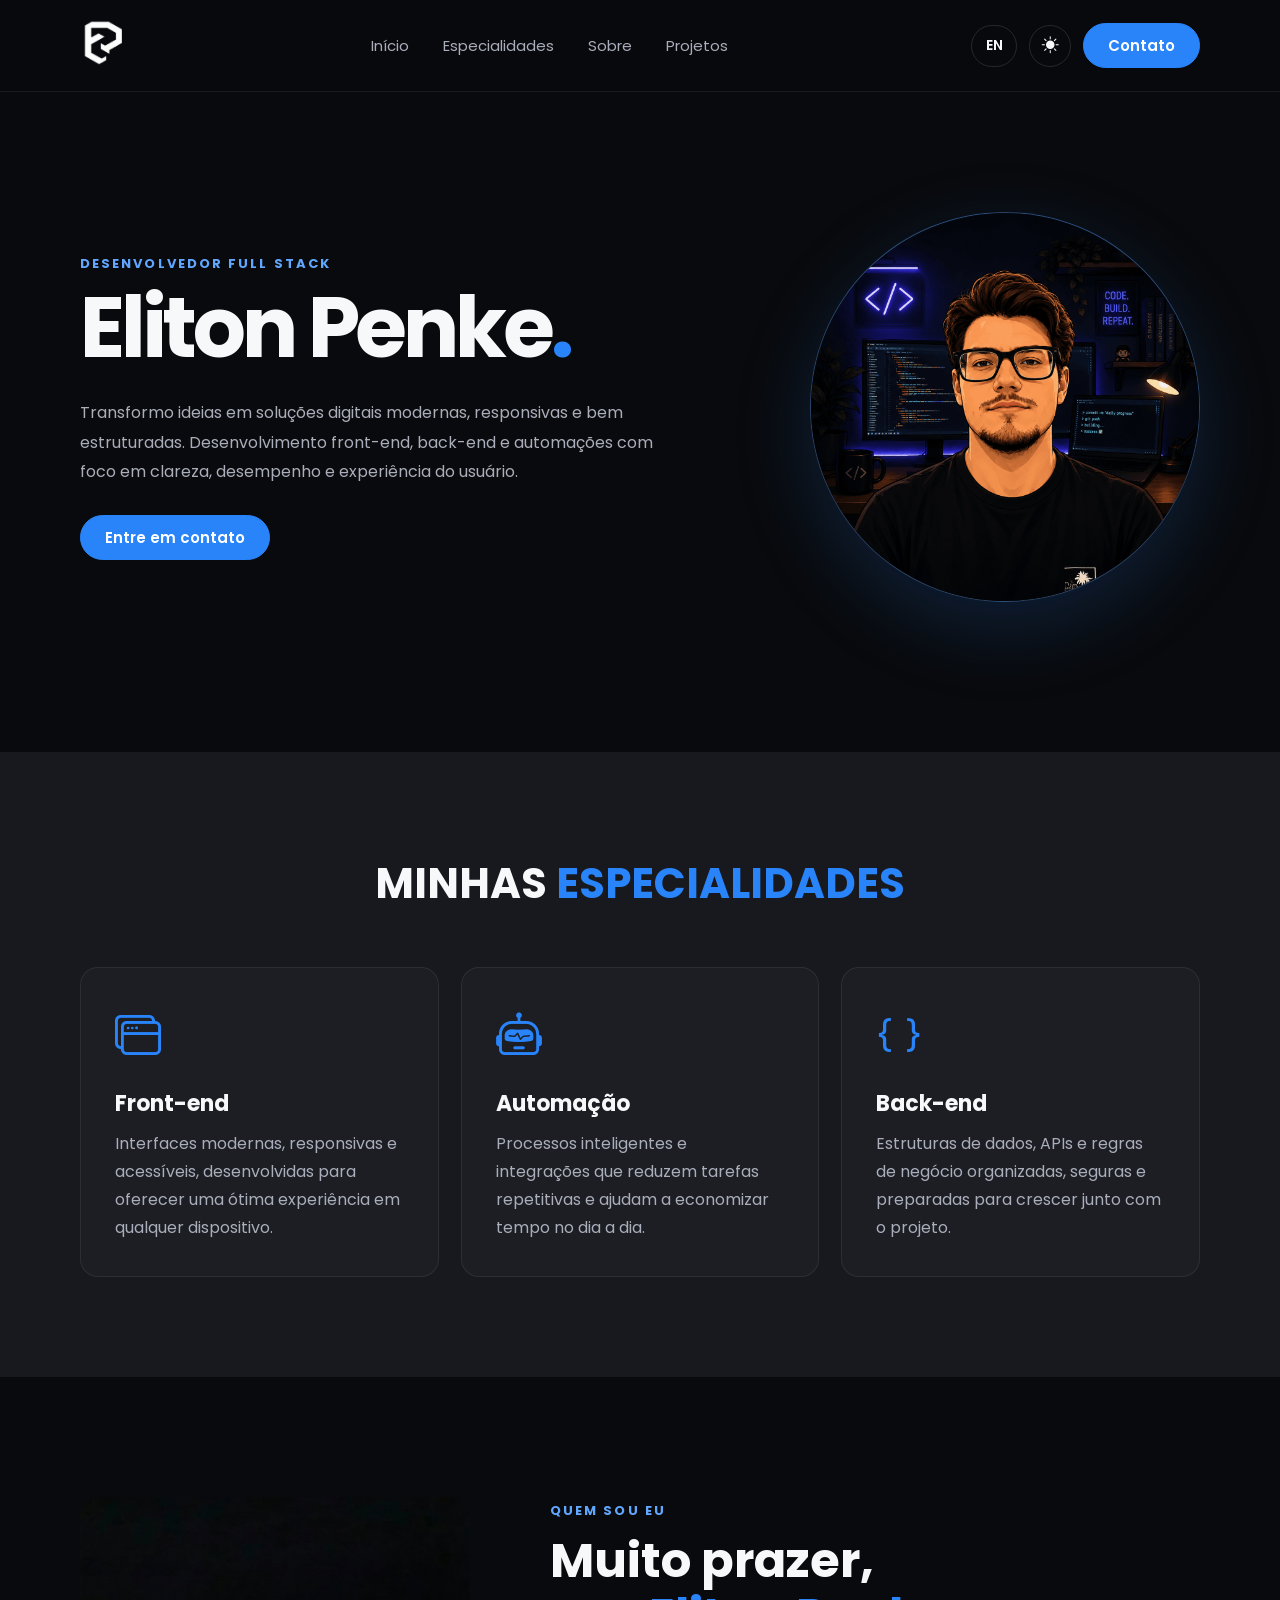
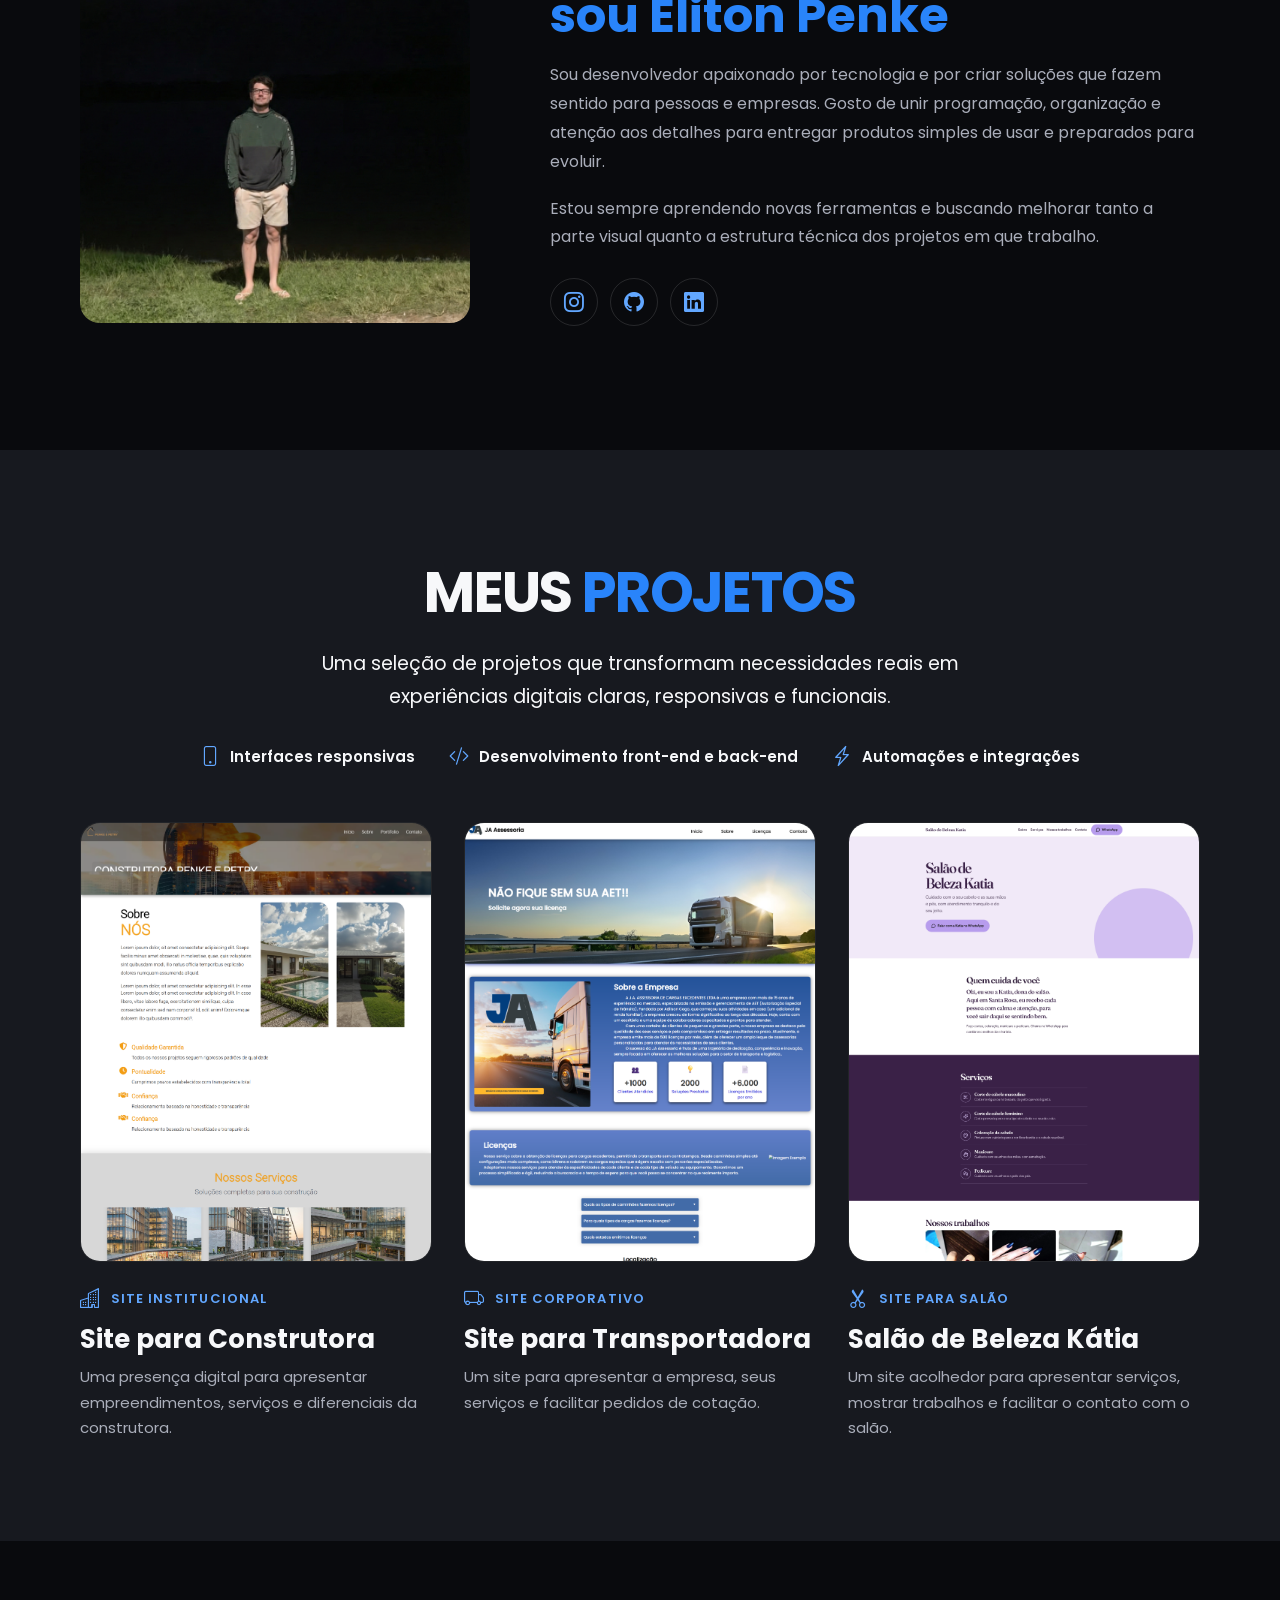
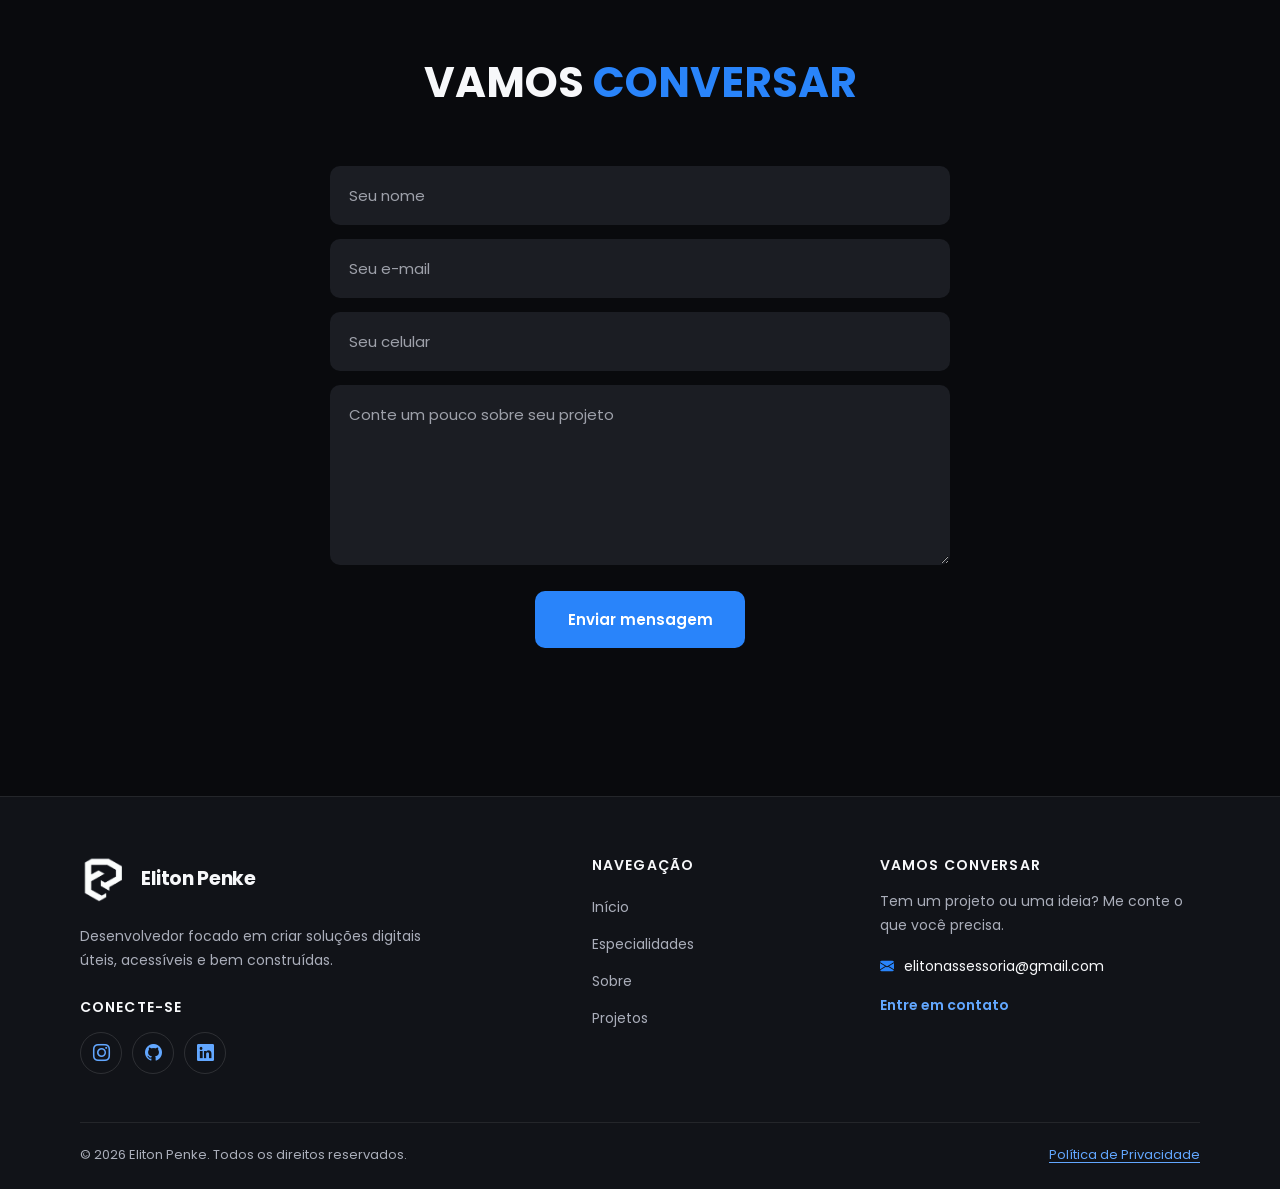
<file: index.html>
<!DOCTYPE html>
<html lang="pt-BR">
<head>
    <meta charset="UTF-8">
    <meta name="viewport" content="width=device-width, initial-scale=1.0">
    <meta name="description" content="Portfólio de Eliton Penke, desenvolvedor front-end e back-end." data-i18n-description="description">
    <title>Eliton Penke | Desenvolvedor</title>
    <link rel="icon" type="image/png" href="assets/brand/ep-logo.png">
    <link rel="preconnect" href="https://fonts.googleapis.com">
    <link rel="preconnect" href="https://fonts.gstatic.com" crossorigin>
    <link href="https://fonts.googleapis.com/css2?family=Poppins:wght@400;500;600;700;800&display=swap" rel="stylesheet">
    <link rel="stylesheet" href="https://cdn.jsdelivr.net/npm/bootstrap-icons@1.13.1/font/bootstrap-icons.min.css">
    <link rel="stylesheet" href="style.css">
</head>
<body>
    <header class="header">
        <div class="interface header__inner">
            <a class="logo" href="#inicio" aria-label="Ir para o início">
                <img src="assets/brand/ep-logo.png" alt="Logotipo EP">
            </a>

            <nav class="menu-desktop" aria-label="Navegação principal" data-i18n-aria="navLabel">
                <ul>
                    <li><a href="#inicio" data-i18n="navHome">Início</a></li>
                    <li><a href="#especialidades" data-i18n="navSkills">Especialidades</a></li>
                    <li><a href="#sobre" data-i18n="navAbout">Sobre</a></li>
                    <li><a href="#projetos" data-i18n="navProjects">Projetos</a></li>
                </ul>
            </nav>

            <div class="header-actions">
                <button class="language-toggle" id="language-toggle" type="button" aria-label="Mudar idioma para inglês">EN</button>
                <button class="theme-toggle" id="theme-toggle" type="button" aria-label="Ativar tema claro" aria-pressed="false" title="Ativar tema claro">
                    <i class="bi bi-sun-fill" aria-hidden="true"></i>
                </button>
                <a class="btn-contato" href="#contato" data-i18n="contact">Contato</a>
            </div>
        </div>
    </header>

    <main>
        <section class="topo-do-site" id="inicio">
            <div class="interface flex">
                <div class="txt-topo-site">
                    <p class="eyebrow" data-i18n="heroEyebrow">DESENVOLVEDOR FULL STACK</p>
                    <h1>Eliton Penke<span>.</span></h1>
                    <p data-i18n="heroDescription">Transformo ideias em soluções digitais modernas, responsivas e bem estruturadas. Desenvolvimento front-end, back-end e automações com foco em clareza, desempenho e experiência do usuário.</p>
                    <a class="btn-contato" href="#contato" data-i18n="heroContact">Entre em contato</a>
                </div>

                <div class="img-topo-site">
                    <img src="assets/images/eliton-avatar.png" alt="Retrato ilustrado de Eliton Penke" data-i18n-alt="heroImageAlt">
                </div>
            </div>
        </section>

        <section class="especialidades" id="especialidades">
            <div class="interface">
                <h2 class="titulo"><span class="titulo-prefix" data-i18n="skillsPrefix">MINHAS</span> <span data-i18n="skillsTitle">ESPECIALIDADES</span></h2>
                <div class="flex">
                    <article class="especialidades-box">
                        <i class="bi bi-window-stack"></i>
                        <h3>Front-end</h3>
                        <p data-i18n="skillFrontend">Interfaces modernas, responsivas e acessíveis, desenvolvidas para oferecer uma ótima experiência em qualquer dispositivo.</p>
                    </article>

                    <article class="especialidades-box">
                        <i class="bi bi-robot"></i>
                        <h3 data-i18n="skillAutomationTitle">Automação</h3>
                        <p data-i18n="skillAutomation">Processos inteligentes e integrações que reduzem tarefas repetitivas e ajudam a economizar tempo no dia a dia.</p>
                    </article>

                    <article class="especialidades-box">
                        <i class="bi bi-braces"></i>
                        <h3>Back-end</h3>
                        <p data-i18n="skillBackend">Estruturas de dados, APIs e regras de negócio organizadas, seguras e preparadas para crescer junto com o projeto.</p>
                    </article>
                </div>
            </div>
        </section>

        <section class="sobre" id="sobre">
            <div class="interface">
                <div class="flex">
                    <div class="img-sobre">
                        <img src="assets/images/eliton-perfil.png" alt="Eliton Penke" data-i18n-alt="aboutImageAlt">
                    </div>

                    <div class="txt-sobre">
                        <p class="eyebrow" data-i18n="aboutEyebrow">QUEM SOU EU</p>
                        <h2><span class="titulo-prefix" data-i18n="aboutPrefix">Muito prazer,</span> <span data-i18n="aboutTitle">sou Eliton Penke</span></h2>
                        <p data-i18n="aboutParagraphOne">Sou desenvolvedor apaixonado por tecnologia e por criar soluções que fazem sentido para pessoas e empresas. Gosto de unir programação, organização e atenção aos detalhes para entregar produtos simples de usar e preparados para evoluir.</p>
                        <p data-i18n="aboutParagraphTwo">Estou sempre aprendendo novas ferramentas e buscando melhorar tanto a parte visual quanto a estrutura técnica dos projetos em que trabalho.</p>
                        <div class="btn-social">
                            <a href="https://www.instagram.com/eliton_penke/" target="_blank" rel="noopener noreferrer" aria-label="Instagram"><i class="bi bi-instagram"></i></a>
                            <a href="https://github.com/ElitonPenke" target="_blank" rel="noopener noreferrer" aria-label="GitHub"><i class="bi bi-github"></i></a>
                            <a href="https://www.linkedin.com/in/elitonpenke/" target="_blank" rel="noopener noreferrer" aria-label="LinkedIn"><i class="bi bi-linkedin"></i></a>
                        </div>
                    </div>
                </div>
            </div>
        </section>

        <section class="portfolio" id="projetos">
            <div class="interface">
                <h2 class="titulo"><span class="titulo-prefix" data-i18n="projectsPrefix">MEUS</span> <span data-i18n="projectsTitle">PROJETOS</span></h2>
                <p class="portfolio-intro" data-i18n="projectsIntro">Uma seleção de projetos que transformam necessidades reais em experiências digitais claras, responsivas e funcionais.</p>
                <ul class="portfolio-highlights" aria-label="Principais habilidades" data-i18n-aria="portfolioSkillsLabel">
                    <li><i class="bi bi-phone" aria-hidden="true"></i><span data-i18n="projectSkillResponsive">Interfaces responsivas</span></li>
                    <li><i class="bi bi-code-slash" aria-hidden="true"></i><span data-i18n="projectSkillFullStack">Desenvolvimento front-end e back-end</span></li>
                    <li><i class="bi bi-lightning-charge" aria-hidden="true"></i><span data-i18n="projectSkillAutomation">Automações e integrações</span></li>
                </ul>
                <div class="flex">
                    <article class="project-item">
                        <div class="project-preview">
                            <img src="assets/projects/projeto-construtora.png" alt="Captura de tela do site de uma construtora" data-i18n-alt="projectBuilderAlt" loading="lazy">
                        </div>
                        <div class="project-info">
                            <span class="project-card-type"><i class="bi bi-buildings" aria-hidden="true"></i><span data-i18n="projectBuilderType">Site institucional</span></span>
                            <h3 data-i18n="projectBuilder">Site para Construtora</h3>
                            <p data-i18n="projectBuilderDescription">Uma presença digital para apresentar empreendimentos, serviços e diferenciais da construtora.</p>
                        </div>
                    </article>
                    <article class="project-item">
                        <a class="project-link" href="https://jaassessoriasr.com/" target="_blank" rel="noopener noreferrer">
                            <div class="project-preview">
                                <img src="assets/projects/projeto-transportadora.png" alt="Captura de tela do site de uma transportadora" data-i18n-alt="projectTransportAlt" loading="lazy">
                            </div>
                            <div class="project-info">
                                <span class="project-card-type"><i class="bi bi-truck" aria-hidden="true"></i><span data-i18n="projectTransportType">Site corporativo</span></span>
                                <h3 data-i18n="projectTransport">Site para Transportadora</h3>
                                <p data-i18n="projectTransportDescription">Um site para apresentar a empresa, seus serviços e facilitar pedidos de cotação.</p>
                            </div>
                        </a>
                    </article>
                    <article class="project-item">
                        <div class="project-preview">
                            <img src="assets/projects/projeto-salao-beleza.png" alt="Captura de tela do site do Salão de Beleza Kátia" data-i18n-alt="projectSalonAlt" loading="lazy">
                        </div>
                        <div class="project-info">
                            <span class="project-card-type"><i class="bi bi-scissors" aria-hidden="true"></i><span data-i18n="projectSalonType">Site para salão</span></span>
                            <h3 data-i18n="projectSalon">Salão de Beleza Kátia</h3>
                            <p data-i18n="projectSalonDescription">Um site acolhedor para apresentar serviços, mostrar trabalhos e facilitar o contato com o salão.</p>
                        </div>
                    </article>
                </div>
            </div>
        </section>

        <section class="formulario" id="contato">
            <div class="interface">
                <h2 class="titulo"><span class="titulo-prefix" data-i18n="contactPrefix">VAMOS</span> <span data-i18n="contactTitle">CONVERSAR</span></h2>
                <form id="form-contato">
                    <input type="text" name="nome" placeholder="Seu nome" data-i18n-placeholder="namePlaceholder" autocomplete="name" required>
                    <input type="email" name="email" placeholder="Seu e-mail" data-i18n-placeholder="emailPlaceholder" autocomplete="email" required>
                    <input type="tel" name="celular" placeholder="Seu celular" data-i18n-placeholder="phonePlaceholder" autocomplete="tel">
                    <textarea name="mensagem" placeholder="Conte um pouco sobre seu projeto" data-i18n-placeholder="messagePlaceholder" required></textarea>
                    <div class="btn-enviar-forms">
                        <input type="submit" value="Enviar mensagem" data-i18n-value="sendMessage">
                    </div>
                    <p class="form-status" id="form-status" role="status" aria-live="polite"></p>
                </form>
            </div>
        </section>
    </main>

    <footer class="site-footer">
        <div class="interface">
            <div class="footer-main">
                <div class="footer-brand">
                    <a class="logo-footer" href="#inicio" aria-label="Voltar ao início" data-i18n-aria="backToTop">
                        <img src="assets/brand/ep-logo.png" alt="Logotipo EP">
                        <span>Eliton Penke</span>
                    </a>
                    <p class="footer-tagline" data-i18n="footerTagline">Desenvolvedor focado em criar soluções digitais úteis, acessíveis e bem construídas.</p>
                    <h2 class="footer-heading" data-i18n="footerSocialHeading">Conecte-se</h2>
                    <div class="btn-social">
                        <a href="https://www.instagram.com/eliton_penke/" target="_blank" rel="noopener noreferrer" aria-label="Instagram"><i class="bi bi-instagram"></i></a>
                        <a href="https://github.com/ElitonPenke" target="_blank" rel="noopener noreferrer" aria-label="GitHub"><i class="bi bi-github"></i></a>
                        <a href="https://www.linkedin.com/in/elitonpenke/" target="_blank" rel="noopener noreferrer" aria-label="LinkedIn"><i class="bi bi-linkedin"></i></a>
                    </div>
                </div>

                <nav class="footer-column" aria-label="Links do site" data-i18n-aria="footerNavLabel">
                    <h2 class="footer-heading" data-i18n="footerNavHeading">Navegação</h2>
                    <ul class="footer-nav-links">
                        <li><a href="#inicio" data-i18n="navHome">Início</a></li>
                        <li><a href="#especialidades" data-i18n="navSkills">Especialidades</a></li>
                        <li><a href="#sobre" data-i18n="navAbout">Sobre</a></li>
                        <li><a href="#projetos" data-i18n="navProjects">Projetos</a></li>
                    </ul>
                </nav>

                <div class="footer-column footer-contact">
                    <h2 class="footer-heading" data-i18n="footerContactHeading">Vamos conversar</h2>
                    <p class="footer-contact-copy" data-i18n="footerContactCopy">Tem um projeto ou uma ideia? Me conte o que você precisa.</p>
                    <a class="footer-email" href="mailto:elitonassessoria@gmail.com">
                        <i class="bi bi-envelope-fill" aria-hidden="true"></i>
                        <span>elitonassessoria@gmail.com</span>
                    </a>
                    <a class="footer-contact-link" href="#contato" data-i18n="footerEmailCta">Entre em contato</a>
                </div>
            </div>

            <div class="footer-bottom">
                <p class="direitos" data-i18n="copyright">© 2026 Eliton Penke. Todos os direitos reservados.</p>
                <a class="footer-privacy" href="privacidade.html" data-i18n="privacyLink">Política de Privacidade</a>
            </div>
        </div>
    </footer>
    <script src="script.js"></script>
</body>
</html>
</file>
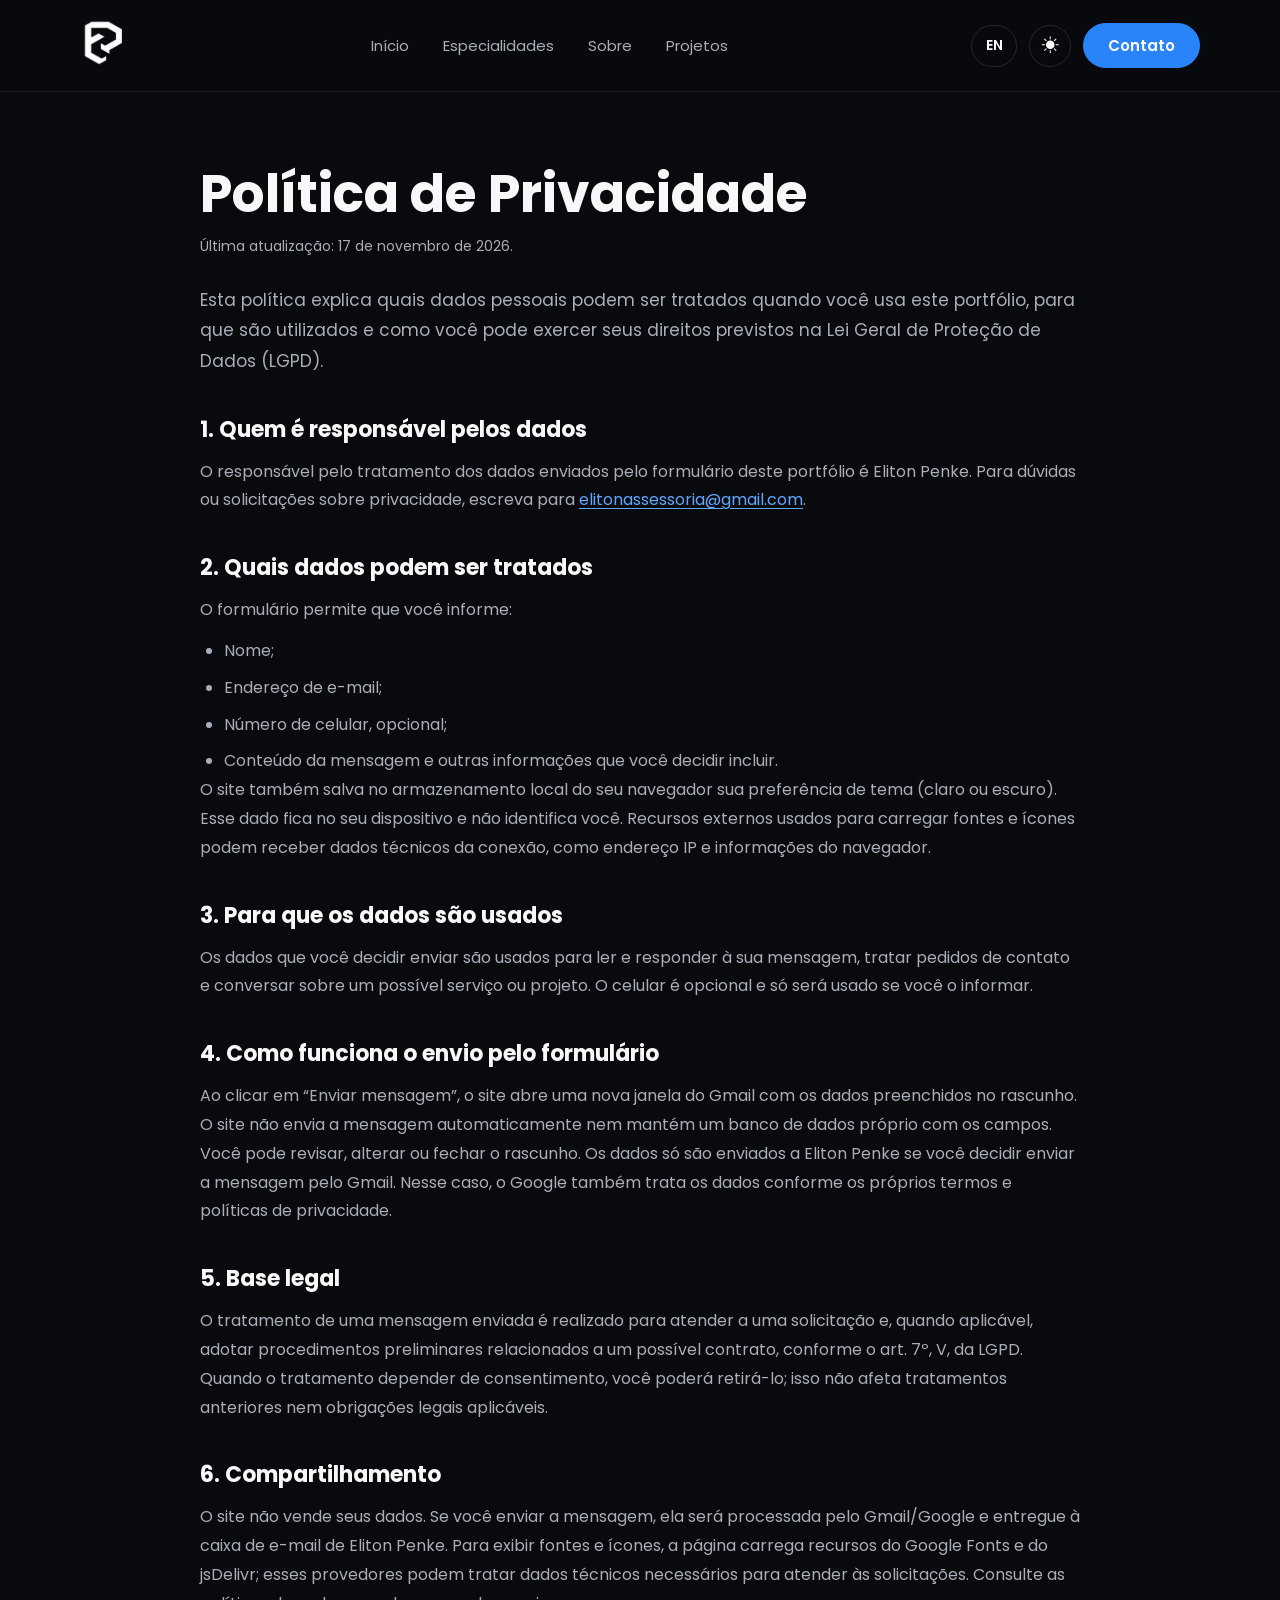
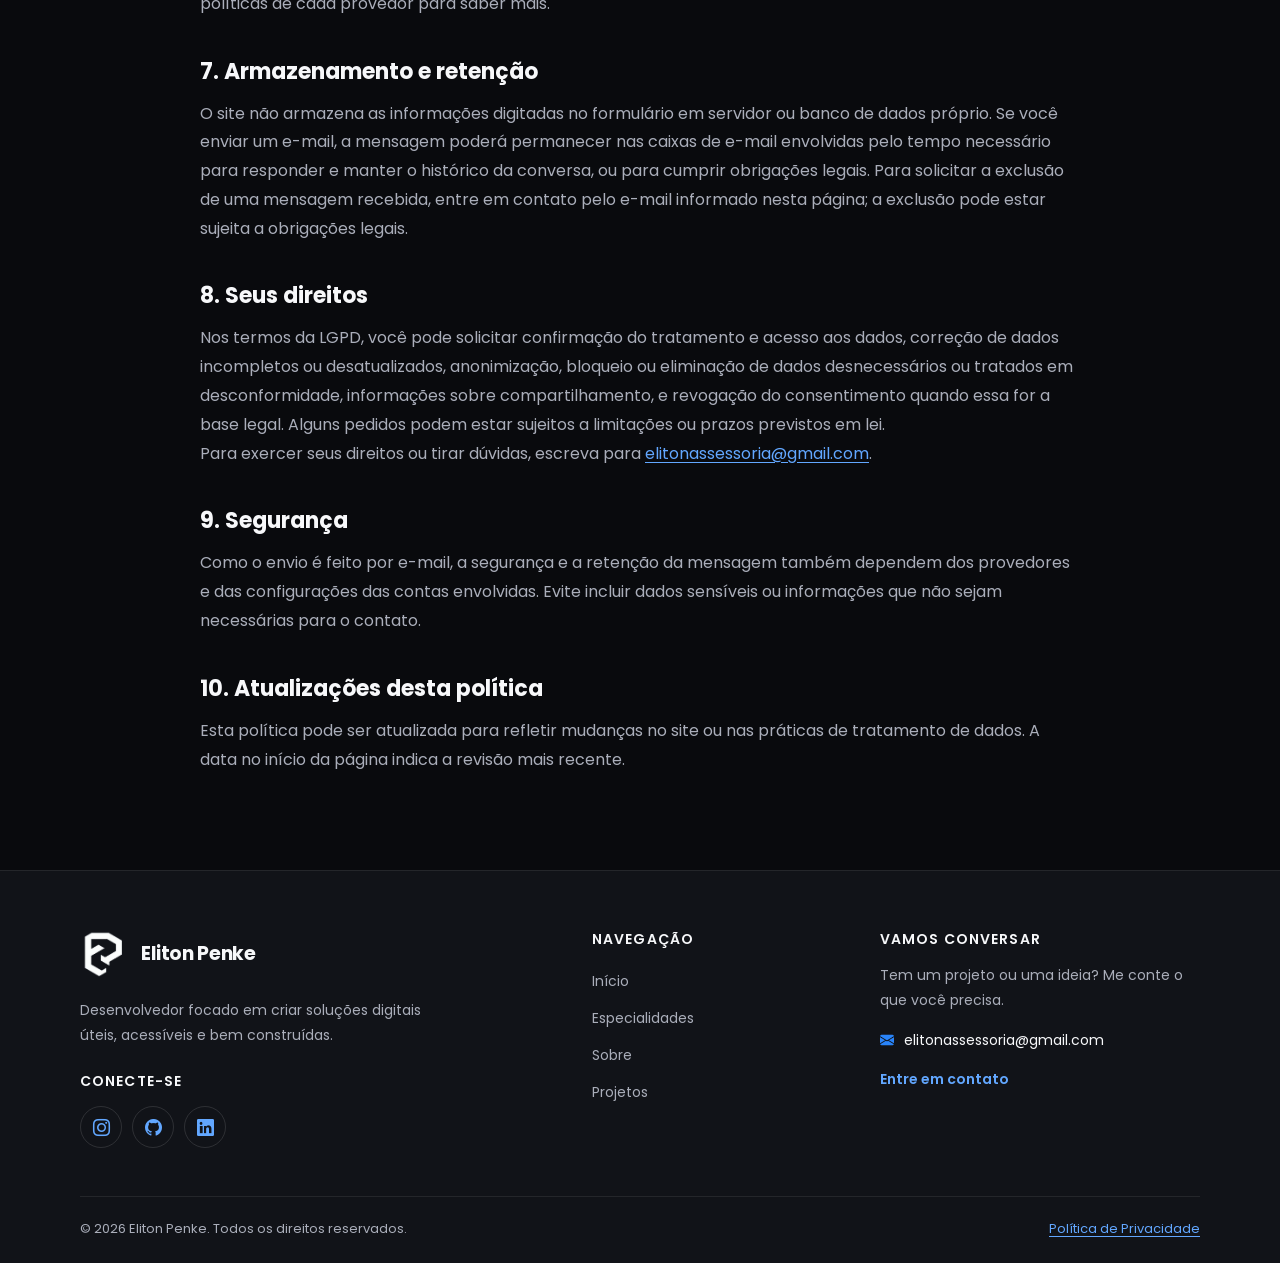
<file: privacidade.html>
<!DOCTYPE html>
<html lang="pt-BR">
<head>
    <meta charset="UTF-8">
    <meta name="viewport" content="width=device-width, initial-scale=1.0">
    <meta name="description" content="Política de Privacidade do portfólio de Eliton Penke." data-i18n-description="privacyDescription">
    <title>Política de Privacidade | Eliton Penke</title>
    <link rel="preconnect" href="https://fonts.googleapis.com">
    <link rel="preconnect" href="https://fonts.gstatic.com" crossorigin>
    <link href="https://fonts.googleapis.com/css2?family=Poppins:wght@400;500;600;700;800&display=swap" rel="stylesheet">
    <link rel="stylesheet" href="https://cdn.jsdelivr.net/npm/bootstrap-icons@1.13.1/font/bootstrap-icons.min.css">
    <link rel="stylesheet" href="style.css">
</head>
<body data-title-key="privacyTitle">
    <header class="header">
        <div class="interface header__inner">
            <a class="logo" href="index.html#inicio" aria-label="Ir para o início">
                <img src="assets/brand/ep-logo.png" alt="Logotipo EP">
            </a>

            <nav class="menu-desktop" aria-label="Navegação principal" data-i18n-aria="navLabel">
                <ul>
                    <li><a href="index.html#inicio" data-i18n="navHome">Início</a></li>
                    <li><a href="index.html#especialidades" data-i18n="navSkills">Especialidades</a></li>
                    <li><a href="index.html#sobre" data-i18n="navAbout">Sobre</a></li>
                    <li><a href="index.html#projetos" data-i18n="navProjects">Projetos</a></li>
                </ul>
            </nav>

            <div class="header-actions">
                <button class="language-toggle" id="language-toggle" type="button" aria-label="Mudar idioma para inglês">EN</button>
                <button class="theme-toggle" id="theme-toggle" type="button" aria-label="Ativar tema claro" aria-pressed="false" title="Ativar tema claro">
                    <i class="bi bi-sun-fill" aria-hidden="true"></i>
                </button>
                <a class="btn-contato" href="index.html#contato" data-i18n="contact">Contato</a>
            </div>
        </div>
    </header>

    <main class="interface privacy-page">
        <h1 data-i18n="privacyPageTitle">Política de Privacidade</h1>
        <p class="privacy-updated" data-i18n="privacyUpdated">Última atualização: 17 de novembro de 2026.</p>
        <p class="privacy-intro" data-i18n="privacyIntro">Esta política explica quais dados pessoais podem ser tratados quando você usa este portfólio, para que são utilizados e como você pode exercer seus direitos previstos na Lei Geral de Proteção de Dados (LGPD).</p>

        <section class="privacy-section">
            <h2 data-i18n="privacyControllerHeading">1. Quem é responsável pelos dados</h2>
            <p><span data-i18n="privacyController">O responsável pelo tratamento dos dados enviados pelo formulário deste portfólio é Eliton Penke. Para dúvidas ou solicitações sobre privacidade, escreva para</span> <a href="mailto:elitonassessoria@gmail.com">elitonassessoria@gmail.com</a>.</p>
        </section>

        <section class="privacy-section">
            <h2 data-i18n="privacyCollectionHeading">2. Quais dados podem ser tratados</h2>
            <p data-i18n="privacyCollectionIntro">O formulário permite que você informe:</p>
            <ul>
                <li data-i18n="privacyName">Nome;</li>
                <li data-i18n="privacyEmail">Endereço de e-mail;</li>
                <li data-i18n="privacyPhone">Número de celular, opcional;</li>
                <li data-i18n="privacyMessage">Conteúdo da mensagem e outras informações que você decidir incluir.</li>
            </ul>
            <p data-i18n="privacyTechnical">O site também salva no armazenamento local do seu navegador sua preferência de tema (claro ou escuro). Esse dado fica no seu dispositivo e não identifica você. Recursos externos usados para carregar fontes e ícones podem receber dados técnicos da conexão, como endereço IP e informações do navegador.</p>
        </section>

        <section class="privacy-section">
            <h2 data-i18n="privacyPurposeHeading">3. Para que os dados são usados</h2>
            <p data-i18n="privacyPurpose">Os dados que você decidir enviar são usados para ler e responder à sua mensagem, tratar pedidos de contato e conversar sobre um possível serviço ou projeto. O celular é opcional e só será usado se você o informar.</p>
        </section>

        <section class="privacy-section">
            <h2 data-i18n="privacyFlowHeading">4. Como funciona o envio pelo formulário</h2>
            <p data-i18n="privacyFlow">Ao clicar em “Enviar mensagem”, o site abre uma nova janela do Gmail com os dados preenchidos no rascunho. O site não envia a mensagem automaticamente nem mantém um banco de dados próprio com os campos. Você pode revisar, alterar ou fechar o rascunho. Os dados só são enviados a Eliton Penke se você decidir enviar a mensagem pelo Gmail. Nesse caso, o Google também trata os dados conforme os próprios termos e políticas de privacidade.</p>
        </section>

        <section class="privacy-section">
            <h2 data-i18n="privacyBasisHeading">5. Base legal</h2>
            <p data-i18n="privacyBasis">O tratamento de uma mensagem enviada é realizado para atender a uma solicitação e, quando aplicável, adotar procedimentos preliminares relacionados a um possível contrato, conforme o art. 7º, V, da LGPD. Quando o tratamento depender de consentimento, você poderá retirá-lo; isso não afeta tratamentos anteriores nem obrigações legais aplicáveis.</p>
        </section>

        <section class="privacy-section">
            <h2 data-i18n="privacySharingHeading">6. Compartilhamento</h2>
            <p data-i18n="privacySharing">O site não vende seus dados. Se você enviar a mensagem, ela será processada pelo Gmail/Google e entregue à caixa de e-mail de Eliton Penke. Para exibir fontes e ícones, a página carrega recursos do Google Fonts e do jsDelivr; esses provedores podem tratar dados técnicos necessários para atender às solicitações. Consulte as políticas de cada provedor para saber mais.</p>
        </section>

        <section class="privacy-section">
            <h2 data-i18n="privacyStorageHeading">7. Armazenamento e retenção</h2>
            <p data-i18n="privacyStorage">O site não armazena as informações digitadas no formulário em servidor ou banco de dados próprio. Se você enviar um e-mail, a mensagem poderá permanecer nas caixas de e-mail envolvidas pelo tempo necessário para responder e manter o histórico da conversa, ou para cumprir obrigações legais. Para solicitar a exclusão de uma mensagem recebida, entre em contato pelo e-mail informado nesta página; a exclusão pode estar sujeita a obrigações legais.</p>
        </section>

        <section class="privacy-section">
            <h2 data-i18n="privacyRightsHeading">8. Seus direitos</h2>
            <p data-i18n="privacyRights">Nos termos da LGPD, você pode solicitar confirmação do tratamento e acesso aos dados, correção de dados incompletos ou desatualizados, anonimização, bloqueio ou eliminação de dados desnecessários ou tratados em desconformidade, informações sobre compartilhamento, e revogação do consentimento quando essa for a base legal. Alguns pedidos podem estar sujeitos a limitações ou prazos previstos em lei.</p>
            <p><span data-i18n="privacyRightsEmail">Para exercer seus direitos ou tirar dúvidas, escreva para</span> <a href="mailto:elitonassessoria@gmail.com">elitonassessoria@gmail.com</a>.</p>
        </section>

        <section class="privacy-section">
            <h2 data-i18n="privacySecurityHeading">9. Segurança</h2>
            <p data-i18n="privacySecurity">Como o envio é feito por e-mail, a segurança e a retenção da mensagem também dependem dos provedores e das configurações das contas envolvidas. Evite incluir dados sensíveis ou informações que não sejam necessárias para o contato.</p>
        </section>

        <section class="privacy-section">
            <h2 data-i18n="privacyChangesHeading">10. Atualizações desta política</h2>
            <p data-i18n="privacyChanges">Esta política pode ser atualizada para refletir mudanças no site ou nas práticas de tratamento de dados. A data no início da página indica a revisão mais recente.</p>
        </section>
    </main>

    <footer class="site-footer">
        <div class="interface">
            <div class="footer-main">
                <div class="footer-brand">
                    <a class="logo-footer" href="index.html#inicio" aria-label="Voltar ao início" data-i18n-aria="backToTop">
                        <img src="assets/brand/ep-logo.png" alt="Logotipo EP">
                        <span>Eliton Penke</span>
                    </a>
                    <p class="footer-tagline" data-i18n="footerTagline">Desenvolvedor focado em criar soluções digitais úteis, acessíveis e bem construídas.</p>
                    <h2 class="footer-heading" data-i18n="footerSocialHeading">Conecte-se</h2>
                    <div class="btn-social">
                        <a href="https://www.instagram.com/eliton_penke/" target="_blank" rel="noopener noreferrer" aria-label="Instagram"><i class="bi bi-instagram"></i></a>
                        <a href="https://github.com/ElitonPenke" target="_blank" rel="noopener noreferrer" aria-label="GitHub"><i class="bi bi-github"></i></a>
                        <a href="https://www.linkedin.com/in/elitonpenke/" target="_blank" rel="noopener noreferrer" aria-label="LinkedIn"><i class="bi bi-linkedin"></i></a>
                    </div>
                </div>

                <nav class="footer-column" aria-label="Links do site" data-i18n-aria="footerNavLabel">
                    <h2 class="footer-heading" data-i18n="footerNavHeading">Navegação</h2>
                    <ul class="footer-nav-links">
                        <li><a href="index.html#inicio" data-i18n="navHome">Início</a></li>
                        <li><a href="index.html#especialidades" data-i18n="navSkills">Especialidades</a></li>
                        <li><a href="index.html#sobre" data-i18n="navAbout">Sobre</a></li>
                        <li><a href="index.html#projetos" data-i18n="navProjects">Projetos</a></li>
                    </ul>
                </nav>

                <div class="footer-column footer-contact">
                    <h2 class="footer-heading" data-i18n="footerContactHeading">Vamos conversar</h2>
                    <p class="footer-contact-copy" data-i18n="footerContactCopy">Tem um projeto ou uma ideia? Me conte o que você precisa.</p>
                    <a class="footer-email" href="mailto:elitonassessoria@gmail.com">
                        <i class="bi bi-envelope-fill" aria-hidden="true"></i>
                        <span>elitonassessoria@gmail.com</span>
                    </a>
                    <a class="footer-contact-link" href="index.html#contato" data-i18n="footerEmailCta">Entre em contato</a>
                </div>
            </div>

            <div class="footer-bottom">
                <p class="direitos" data-i18n="copyright">© 2026 Eliton Penke. Todos os direitos reservados.</p>
                <a class="footer-privacy" href="privacidade.html" data-i18n="privacyLink">Política de Privacidade</a>
            </div>
        </div>
    </footer>
    <script src="script.js"></script>
</body>
</html>
</file>
<file: style.css>
:root {
    --azul: #2984fa;
    --azul-claro: #62a7ff;
    --preto: #090a0d;
    --cinza: #17191f;
    --texto: #f7f8fa;
    --texto-suave: #aaaeba;
    --header-bg: rgba(9, 10, 13, 0.88);
    --surface: #111318;
    --surface-border: rgba(255, 255, 255, 0.08);
    --card-bg: rgba(255, 255, 255, 0.025);
    --card-border: rgba(255, 255, 255, 0.07);
    --input-bg: #1b1d23;
    --placeholder: #9ea1aa;
    --subtle-border: rgba(255, 255, 255, 0.12);
    --hero-glow: radial-gradient(circle at 50% 40%, #1b66bd, #0b0d12 68%);
    --code-card-bg: linear-gradient(145deg, #0f3466, #12151d);
    --shadow: rgba(0, 0, 0, 0.25);
    --status-error: #ff8e8e;
    --status-success: #74d69b;
}

:root[data-theme="light"] {
    --azul: #2269c6;
    --azul-claro: #2d6fc4;
    --preto: #f7f8fb;
    --cinza: #edf0f5;
    --texto: #1d2430;
    --texto-suave: #586273;
    --header-bg: rgba(247, 248, 251, 0.9);
    --surface: #e4e8ef;
    --surface-border: rgba(20, 35, 55, 0.12);
    --card-bg: rgba(255, 255, 255, 0.72);
    --card-border: rgba(20, 35, 55, 0.12);
    --input-bg: #fff;
    --placeholder: #737d8d;
    --subtle-border: rgba(20, 35, 55, 0.18);
    --hero-glow: radial-gradient(circle at 50% 40%, #dceaff, #f7f8fb 68%);
    --code-card-bg: linear-gradient(145deg, #dceaff, #c8d8ee);
    --shadow: rgba(20, 35, 55, 0.12);
    --status-error: #b42318;
    --status-success: #187443;
}

* {
    margin: 0;
    padding: 0;
    box-sizing: border-box;
}

html {
    scroll-behavior: smooth;
}

body {
    min-height: 100vh;
    background: var(--preto);
    color: var(--texto);
    font-family: "Poppins", sans-serif;
    transition: background-color 0.25s, color 0.25s;
}

.interface {
    width: min(1120px, calc(100% - 48px));
    margin-inline: auto;
}

.flex {
    display: flex;
}

a {
    color: inherit;
    text-decoration: none;
}

section {
    scroll-margin-top: 100px;
}

.header {
    position: sticky;
    top: 0;
    z-index: 20;
    padding: 18px 0;
    background: var(--header-bg);
    border-bottom: 1px solid var(--surface-border);
    backdrop-filter: blur(14px);
}

.header__inner {
    display: flex;
    align-items: center;
    justify-content: space-between;
}

.header-actions {
    display: flex;
    align-items: center;
    gap: 12px;
}

.language-toggle {
    min-width: 46px;
    min-height: 42px;
    padding: 8px 12px;
    border: 1px solid var(--subtle-border);
    border-radius: 999px;
    background: transparent;
    color: var(--texto);
    font: 600 14px "Poppins", sans-serif;
    cursor: pointer;
    transition: 0.2s;
}

.language-toggle:hover {
    border-color: var(--azul);
    color: var(--azul-claro);
}

.theme-toggle {
    display: grid;
    width: 42px;
    height: 42px;
    place-items: center;
    border: 1px solid var(--subtle-border);
    border-radius: 50%;
    background: transparent;
    color: var(--texto);
    font-size: 17px;
    cursor: pointer;
    transition: 0.2s;
}

.theme-toggle:hover {
    border-color: var(--azul);
    color: var(--azul-claro);
}

:root[data-theme="light"] .logo img,
:root[data-theme="light"] .logo-footer img {
    filter: brightness(0);
}

.logo img,
.logo-footer img {
    width: 48px;
    height: 48px;
    object-fit: contain;
}

.menu-desktop ul {
    display: flex;
    gap: 34px;
    list-style: none;
}

.menu-desktop a {
    color: var(--texto-suave);
    font-size: 15px;
    transition: color 0.2s;
}

.menu-desktop a:hover {
    color: var(--texto);
}

.btn-contato {
    display: inline-flex;
    align-items: center;
    justify-content: center;
    min-height: 44px;
    padding: 10px 24px;
    border: 1px solid var(--azul);
    border-radius: 999px;
    background: var(--azul);
    color: #fff;
    font-size: 15px;
    font-weight: 600;
    transition: 0.25s;
}

.btn-contato:hover {
    background: transparent;
    box-shadow: 0 0 24px rgba(41, 132, 250, 0.25);
}

.topo-do-site {
    min-height: 660px;
    display: grid;
    align-items: center;
    padding: 70px 0 100px;
}

.topo-do-site .flex {
    align-items: center;
    justify-content: space-between;
    gap: 60px;
}

.txt-topo-site {
    max-width: 620px;
}

.eyebrow {
    margin-bottom: 12px;
    color: var(--azul-claro);
    font-size: 13px;
    font-weight: 700;
    letter-spacing: 0.16em;
}

.topo-do-site h1 {
    font-size: clamp(48px, 7vw, 84px);
    line-height: 1;
    letter-spacing: -0.05em;
}

.topo-do-site h1 span {
    color: var(--azul);
}

.txt-topo-site > p:not(.eyebrow) {
    margin: 28px 0;
    max-width: 590px;
    color: var(--texto-suave);
    line-height: 1.85;
}

.img-topo-site {
    flex: 0 0 390px;
    height: 390px;
    overflow: hidden;
    border: 1px solid rgba(98, 167, 255, 0.35);
    border-radius: 50%;
    background: var(--hero-glow);
    box-shadow: 0 25px 80px rgba(41, 132, 250, 0.18);
}

.img-topo-site img {
    width: 100%;
    height: 100%;
    object-fit: cover;
}

.titulo {
    margin-bottom: 52px;
    text-align: center;
    font-size: clamp(28px, 4vw, 42px);
}

.titulo span {
    color: var(--azul);
}

.titulo .titulo-prefix,
.txt-sobre h2 .titulo-prefix {
    color: var(--texto);
}

.especialidades {
    padding: 100px 0;
    background: var(--cinza);
}

.especialidades .flex {
    gap: 22px;
}

.especialidades-box {
    flex: 1;
    min-height: 260px;
    padding: 34px;
    border: 1px solid var(--card-border);
    border-radius: 18px;
    background: var(--card-bg);
    transition: 0.25s;
}

.especialidades-box:hover {
    transform: translateY(-8px);
    border-color: rgba(41, 132, 250, 0.55);
    box-shadow: 0 20px 45px var(--shadow);
}

.especialidades-box i {
    color: var(--azul);
    font-size: 46px;
}

.especialidades-box h3 {
    margin: 16px 0 10px;
    font-size: 22px;
}

.especialidades-box p {
    color: var(--texto-suave);
    line-height: 1.75;
}

.sobre {
    padding: 120px 0;
}

.sobre .flex {
    align-items: center;
    gap: 80px;
}

.img-sobre {
    flex: 0 0 390px;
}

.img-sobre img {
    width: 100%;
    max-height: 520px;
    object-fit: cover;
    object-position: center 30%;
    border-radius: 20px;
}

.txt-sobre h2 {
    font-size: clamp(32px, 4vw, 48px);
    line-height: 1.15;
}

.txt-sobre h2 span {
    display: block;
    color: var(--azul);
}

.txt-sobre > p:not(.eyebrow) {
    margin-top: 18px;
    color: var(--texto-suave);
    line-height: 1.8;
}

.btn-social {
    display: flex;
    gap: 12px;
    margin-top: 26px;
}

.btn-social a {
    display: grid;
    width: 48px;
    height: 48px;
    place-items: center;
    border: 1px solid var(--subtle-border);
    border-radius: 50%;
    color: var(--azul-claro);
    font-size: 20px;
    transition: 0.2s;
}

.btn-social a:hover {
    border-color: var(--azul);
    background: var(--azul);
    color: #fff;
    transform: translateY(-3px);
}

.portfolio {
    padding: 100px 0;
    background: var(--cinza);
}

.portfolio .titulo {
    margin-bottom: 12px;
    font-size: clamp(36px, 5vw, 56px);
    letter-spacing: -0.03em;
}

.portfolio-intro {
    max-width: 760px;
    margin: 0 auto;
    color: var(--texto);
    font-size: clamp(16px, 1.8vw, 19px);
    line-height: 1.75;
    text-align: center;
}

.portfolio-highlights {
    display: flex;
    align-items: center;
    justify-content: center;
    flex-wrap: wrap;
    gap: 18px 34px;
    margin: 28px auto 50px;
    padding: 0;
    list-style: none;
}

.portfolio-highlights li {
    display: flex;
    align-items: center;
    gap: 10px;
    color: var(--texto);
    font-size: 15px;
    font-weight: 600;
}

.portfolio-highlights i,
.project-card-type i {
    color: var(--azul-claro);
    font-size: 20px;
}

.portfolio .flex {
    align-items: stretch;
    gap: 32px;
}

.project-item {
    flex: 1;
    min-width: 0;
}

.project-link {
    display: block;
    color: inherit;
    text-decoration: none;
}

.project-link:focus-visible {
    border-radius: 20px;
    outline: 2px solid var(--azul-claro);
    outline-offset: 6px;
}

.project-preview {
    position: relative;
    --preview-height: 440px;
    height: var(--preview-height);
    overflow: hidden;
    border: 1px solid var(--card-border);
    border-radius: 20px;
    background: var(--surface);
    transition: border-color 0.25s, box-shadow 0.25s;
}

.project-preview img {
    position: absolute;
    top: 0;
    left: 0;
    width: 100%;
    height: auto;
    transition: transform 4s linear;
}

.project-preview:hover {
    border-color: rgba(98, 167, 255, 0.55);
    box-shadow: 0 18px 38px var(--shadow);
}

.project-link:hover .project-preview,
.project-link:focus-visible .project-preview {
    border-color: rgba(98, 167, 255, 0.55);
    box-shadow: 0 18px 38px var(--shadow);
}

.project-preview:hover img,
.project-link:hover .project-preview img,
.project-link:focus-visible .project-preview img {
    transform: translateY(calc(var(--preview-height) - 100%));
}

.project-info {
    padding-top: 22px;
}

.project-card-type {
    display: flex;
    align-items: center;
    gap: 10px;
    margin-bottom: 9px;
    color: var(--azul-claro);
    font-size: 13px;
    font-weight: 600;
    letter-spacing: 0.08em;
    text-transform: uppercase;
}

.project-info h3 {
    margin-bottom: 8px;
    color: var(--texto);
    font-size: clamp(21px, 2.2vw, 26px);
    font-weight: 700;
    line-height: 1.3;
}

.project-info p {
    color: var(--texto-suave);
    font-size: 15px;
    line-height: 1.7;
}

.formulario {
    padding: 110px 0;
}

form {
    width: min(620px, 100%);
    margin-inline: auto;
    display: flex;
    flex-direction: column;
    gap: 14px;
}

form input,
form textarea {
    width: 100%;
    padding: 17px 18px;
    border: 1px solid transparent;
    border-radius: 10px;
    outline: none;
    background: var(--input-bg);
    color: var(--texto);
    font: 15px "Poppins", sans-serif;
}

form input:focus,
form textarea:focus {
    border-color: var(--azul);
}

form textarea {
    height: 180px;
    resize: vertical;
}

form input::placeholder,
form textarea::placeholder {
    color: var(--placeholder);
}

.btn-enviar-forms {
    margin-top: 12px;
    text-align: center;
}

.btn-enviar-forms input {
    width: auto;
    min-width: 210px;
    border: 0;
    background: var(--azul);
    color: #fff;
    cursor: pointer;
    font-weight: 600;
}

.btn-enviar-forms input:hover {
    filter: brightness(1.12);
}

.form-status {
    min-height: 24px;
    color: var(--texto-suave);
    text-align: center;
    line-height: 1.5;
}

.form-status.erro {
    color: var(--status-error);
}

.form-status.sucesso {
    color: var(--status-success);
}

.form-privacy-note {
    color: var(--texto-suave);
    text-align: center;
    font-size: 13px;
    line-height: 1.6;
}

.form-privacy-note a,
.footer-privacy,
.privacy-section a {
    color: var(--azul-claro);
    text-decoration: underline;
    text-underline-offset: 3px;
}

footer {
    padding: 58px 0 24px;
    background: var(--surface);
    border-top: 1px solid var(--surface-border);
}

.footer-main {
    display: grid;
    grid-template-columns: minmax(0, 1.4fr) minmax(140px, 0.7fr) minmax(220px, 1fr);
    gap: 64px;
    padding-bottom: 48px;
}

.footer-brand {
    max-width: 360px;
}

.logo-footer {
    display: inline-flex;
    align-items: center;
    gap: 13px;
    font-size: 19px;
    font-weight: 700;
    letter-spacing: -0.02em;
}

.footer-tagline,
.footer-contact-copy {
    margin-top: 14px;
    color: var(--texto-suave);
    font-size: 14px;
    line-height: 1.75;
}

.footer-heading {
    margin-bottom: 18px;
    color: var(--texto);
    font-size: 14px;
    font-weight: 600;
    letter-spacing: 0.08em;
    text-transform: uppercase;
}

.footer-brand .footer-heading {
    margin: 24px 0 0;
}

footer .btn-social {
    gap: 10px;
    margin-top: 14px;
}

footer .btn-social a {
    width: 42px;
    height: 42px;
    font-size: 17px;
}

.footer-nav-links {
    display: grid;
    gap: 12px;
    list-style: none;
}

.footer-nav-links a {
    color: var(--texto-suave);
    font-size: 14px;
    transition: color 0.2s;
}

.footer-nav-links a:hover,
.footer-email:hover,
.footer-contact-link:hover {
    color: var(--azul-claro);
}

.footer-contact-copy {
    margin-top: -5px;
}

.footer-email {
    display: flex;
    align-items: center;
    gap: 10px;
    margin-top: 18px;
    color: var(--texto);
    font-size: 14px;
    overflow-wrap: anywhere;
    transition: color 0.2s;
}

.footer-email i {
    flex: 0 0 auto;
    color: var(--azul);
}

.footer-contact-link {
    display: inline-flex;
    margin-top: 18px;
    color: var(--azul-claro);
    font-size: 14px;
    font-weight: 600;
    transition: color 0.2s;
}

.footer-bottom {
    display: flex;
    align-items: center;
    justify-content: space-between;
    gap: 18px;
    padding-top: 22px;
    border-top: 1px solid var(--surface-border);
}

.direitos {
    color: var(--texto-suave);
    font-size: 13px;
}

.footer-privacy {
    flex: 0 0 auto;
    font-size: 13px;
}

.privacy-page {
    max-width: 880px;
    padding-top: 72px;
    padding-bottom: 96px;
}

.privacy-page h1 {
    margin-bottom: 12px;
    font-size: clamp(34px, 5vw, 52px);
    line-height: 1.15;
}

.privacy-updated {
    color: var(--texto-suave);
    font-size: 14px;
}

.privacy-intro {
    margin-top: 28px;
    color: var(--texto-suave);
    font-size: 17px;
    line-height: 1.8;
}

.privacy-section {
    margin-top: 36px;
}

.privacy-section h2 {
    margin-bottom: 12px;
    font-size: 22px;
}

.privacy-section p,
.privacy-section li {
    color: var(--texto-suave);
    line-height: 1.8;
}

.privacy-section ul {
    display: grid;
    gap: 8px;
    margin-top: 12px;
    padding-left: 24px;
}

@media (max-width: 900px) {
    .footer-main {
        grid-template-columns: minmax(0, 1fr) minmax(140px, 0.7fr);
        gap: 40px;
    }

    .footer-brand {
        grid-column: 1 / -1;
    }
}

@media (max-width: 600px) {
    footer {
        padding: 42px 0 22px;
    }

    .footer-main {
        grid-template-columns: 1fr;
        gap: 34px;
        padding-bottom: 34px;
    }

    .footer-brand {
        grid-column: auto;
    }

    .footer-bottom {
        align-items: flex-start;
        flex-direction: column;
        gap: 12px;
    }

    .privacy-page {
        padding-top: 54px;
        padding-bottom: 72px;
    }
}

@media (max-width: 900px) {
    .menu-desktop {
        display: none;
    }

    .topo-do-site {
        min-height: auto;
        padding: 90px 0;
    }

    .topo-do-site .flex,
    .sobre .flex {
        flex-direction: column;
        text-align: center;
    }

    .txt-topo-site > p:not(.eyebrow) {
        text-align: left;
    }

    .img-topo-site {
        flex-basis: auto;
        width: min(390px, 80vw);
        height: min(390px, 80vw);
        order: -1;
    }

    .especialidades .flex,
    .portfolio .flex {
        flex-wrap: wrap;
    }

    .especialidades-box {
        flex-basis: calc(50% - 12px);
    }

    .project-item {
        flex-basis: calc(50% - 12px);
        flex-grow: 0;
    }

    .sobre .flex {
        gap: 42px;
    }

    .img-sobre {
        flex-basis: auto;
        width: min(390px, 80vw);
    }

    .txt-sobre .btn-social {
        justify-content: center;
    }
}

:root[data-theme="light"] .btn-contato:hover {
    background: var(--azul);
    color: #fff;
}

@media (max-width: 600px) {
    .interface {
        width: min(100% - 32px, 1120px);
    }

    .header .btn-contato {
        min-height: 40px;
        padding-inline: 16px;
        font-size: 13px;
    }

    .topo-do-site {
        padding: 60px 0 80px;
    }

    .topo-do-site h1 {
        font-size: 48px;
    }

    .especialidades,
    .sobre,
    .portfolio,
    .formulario {
        padding: 78px 0;
    }

    .especialidades .flex,
    .portfolio .flex {
        flex-direction: column;
    }

    .especialidades-box,
    .project-item {
        flex-basis: auto;
    }

    .project-preview {
        --preview-height: 380px;
    }

    .portfolio-intro {
        text-align: left;
    }

    .portfolio-highlights {
        align-items: flex-start;
        flex-direction: column;
        gap: 14px;
        margin: 24px 0 36px;
    }

    .line-footer {
        gap: 20px;
    }

    .line-footer-contato p {
        justify-content: center;
        font-size: 13px;
        word-break: break-word;
    }
}
</file>
